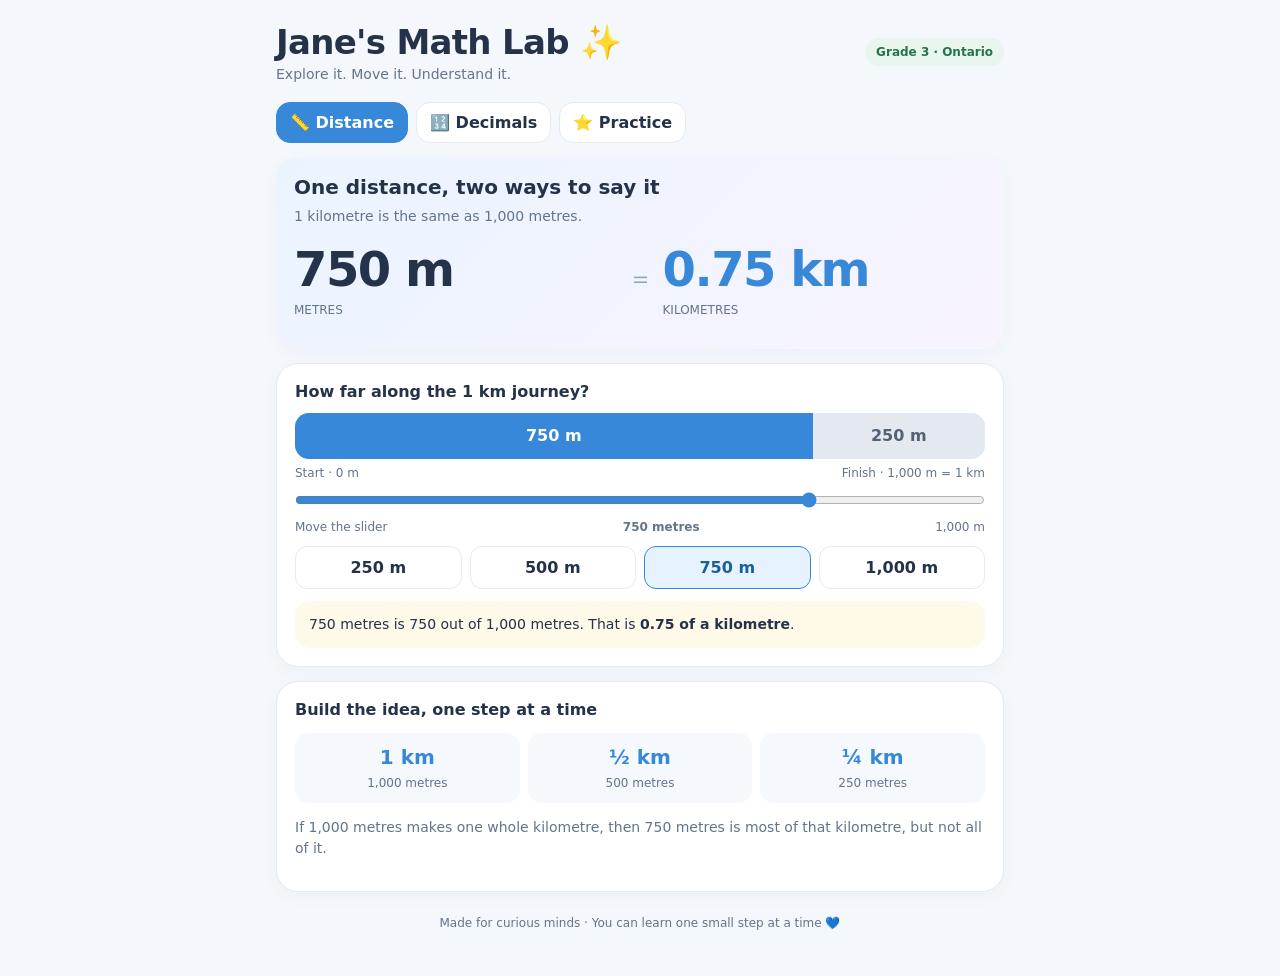
<file: index.html>
<!doctype html>
<html lang="en">
<head>
  <meta charset="utf-8">
  <meta name="viewport" content="width=device-width, initial-scale=1, viewport-fit=cover">
  <meta name="theme-color" content="#f4f7fb">
  <meta name="description" content="A friendly visual maths lab for learning measurement, decimals and fractions.">
  <link rel="manifest" href="manifest.webmanifest">
  <link rel="apple-touch-icon" href="icon-192.png">
  <title>Jane's Math Lab</title>
  <style>
    :root{--ink:#24324a;--muted:#64748b;--blue:#3788d8;--blue2:#e7f2ff;--cream:#fffaf0;--line:#e5eaf1;--green:#23845b;--red:#b45353}
    *{box-sizing:border-box} body{margin:0;background:#f4f7fb;color:var(--ink);font-family:ui-rounded,"Avenir Next",system-ui,-apple-system,sans-serif}
    .wrap{max-width:760px;margin:auto;padding:18px 16px 36px}
    header{display:flex;justify-content:space-between;align-items:center;gap:12px;margin:4px 0 18px}
    h1{font-size:clamp(25px,6vw,34px);margin:0;letter-spacing:-.7px} .sub{color:var(--muted);margin-top:4px;font-size:14px}
    .pill{background:#e8f6ef;color:#24744f;border-radius:99px;padding:7px 11px;font-size:12px;font-weight:700;white-space:nowrap}
    nav{display:flex;gap:8px;overflow:auto;padding:2px 0 14px}
    nav button{border:1px solid var(--line);background:white;border-radius:14px;padding:10px 13px;color:var(--ink);font-weight:700;white-space:nowrap}
    nav button.active{background:var(--blue);color:white;border-color:var(--blue)}
    .card{background:white;border:1px solid var(--line);border-radius:22px;padding:18px;margin:0 0 14px;box-shadow:0 5px 18px #20334d08}
    h2{font-size:20px;margin:0 0 7px} h3{font-size:16px;margin:0 0 12px}
    .muted{color:var(--muted);font-size:14px;line-height:1.5}
    .hero{background:linear-gradient(135deg,#eaf4ff,#f8f4ff);border:0}
    .big{font-size:clamp(32px,9vw,48px);font-weight:850;letter-spacing:-1.5px;line-height:1.2}
    .blue{color:var(--blue)} .metric{display:grid;grid-template-columns:1fr auto 1fr;align-items:center;gap:10px;margin:14px 0}
    .metric small{display:block;color:var(--muted);font-size:12px;margin-top:4px}
    .bar{display:flex;width:100%;height:46px;border-radius:14px;overflow:hidden;background:#e4e9ef;margin:12px 0 7px}
    .filled{background:#3788d8;display:flex;align-items:center;justify-content:center;color:white;font-weight:800;min-width:0;transition:width .15s}
    .remaining{background:#e4e9ef;display:flex;align-items:center;justify-content:center;color:#526174;font-weight:700;min-width:0;transition:width .15s}
    input[type=range]{width:100%;accent-color:var(--blue);margin:12px 0}
    .ends{display:flex;justify-content:space-between;color:var(--muted);font-size:12px}
    .chips{display:grid;grid-template-columns:repeat(4,1fr);gap:8px;margin:12px 0}
    button{font:inherit;cursor:pointer} .chip{border:1px solid var(--line);background:#fff;border-radius:12px;padding:11px 5px;font-weight:750;color:var(--ink)}
    .chip.selected{background:var(--blue2);border-color:var(--blue);color:#1c5e9c}
    .note{background:#fff9e9;border-radius:15px;padding:13px 14px;line-height:1.5;font-size:14px}
    .steps{display:grid;grid-template-columns:repeat(3,1fr);gap:8px;margin:14px 0}
    .step{background:#f5f8fc;border-radius:14px;padding:12px;text-align:center}
    .step b{display:block;font-size:20px;color:var(--blue);margin-bottom:3px}.step span{font-size:12px;color:var(--muted)}
    .question{border-top:1px solid var(--line);padding:15px 0}.question:first-child{border-top:0}
    .answers{display:grid;grid-template-columns:repeat(3,1fr);gap:8px;margin-top:10px}
    .answer{border:1px solid var(--line);border-radius:12px;background:white;padding:12px 5px;font-weight:750}
    .answer:active,.chip:active{transform:scale(.98)}
    .feedback{margin-top:9px;padding:10px 12px;border-radius:12px;font-size:14px;background:#f2f7ff}
    .good{color:var(--green);background:#edf8f2}.try{color:var(--red);background:#fff1f1}
    .hide{display:none!important}.footer{text-align:center;color:var(--muted);font-size:12px;padding:10px}
    .toggle{border:0;background:transparent;color:#2869a6;text-decoration:underline;font-weight:700;padding:8px 0}
    @media(max-width:420px){.card{padding:15px}.steps{grid-template-columns:1fr 1fr 1fr}.answers{gap:6px}.answer{font-size:13px}}
  </style>
</head>
<body>
<div class="wrap">
  <header>
    <div><h1>Jane's Math Lab ✨</h1><div class="sub">Explore it. Move it. Understand it.</div></div>
    <span class="pill">Grade 3 · Ontario</span>
  </header>
  <nav aria-label="Math topics">
    <button class="active" data-tab="distance">📏 Distance</button>
    <button data-tab="decimals">🔢 Decimals</button>
    <button data-tab="practice">⭐ Practice</button>
  </nav>

  <section id="distance">
    <div class="card hero">
      <h2>One distance, two ways to say it</h2>
      <div class="muted">1 kilometre is the same as 1,000 metres.</div>
      <div class="metric">
        <div><div class="big" id="metres">750 m</div><small>METRES</small></div>
        <div style="font-size:25px;color:#94a3b8">＝</div>
        <div><div class="big blue" id="kilometres">0.75 km</div><small>KILOMETRES</small></div>
      </div>
    </div>
    <div class="card">
      <h3>How far along the 1 km journey?</h3>
      <div class="bar"><div class="filled" id="filled" style="width:75%">750 m</div><div class="remaining" id="remaining" style="width:25%">250 m</div></div>
      <div class="ends"><span>Start · 0 m</span><span>Finish · 1,000 m = 1 km</span></div>
      <input id="distance" type="range" min="0" max="1000" step="50" value="750" aria-label="Choose distance in metres">
      <div class="ends"><span>Move the slider</span><b id="sliderValue">750 metres</b><span>1,000 m</span></div>
      <div class="chips">
        <button class="chip" data-value="250">250 m</button><button class="chip" data-value="500">500 m</button><button class="chip selected" data-value="750">750 m</button><button class="chip" data-value="1000">1,000 m</button>
      </div>
      <div class="note" id="distanceSentence">750 metres is 750 out of 1,000 metres. That is <b>0.75 of a kilometre</b>.</div>
    </div>
    <div class="card">
      <h3>Build the idea, one step at a time</h3>
      <div class="steps">
        <div class="step"><b>1 km</b><span>1,000 metres</span></div>
        <div class="step"><b>½ km</b><span>500 metres</span></div>
        <div class="step"><b>¼ km</b><span>250 metres</span></div>
      </div>
      <p class="muted">If 1,000 metres makes one whole kilometre, then 750 metres is most of that kilometre, but not all of it.</p>
    </div>
  </section>

  <section id="decimals" class="hide">
    <div class="card hero">
      <h2>Decimals show parts of a whole</h2>
      <p class="muted">Think of 1 whole kilometre as a strip split into 100 equal parts.</p>
      <div class="big blue">0.75</div>
      <div class="muted">Seven tenths and five hundredths · seventy-five hundredths</div>
    </div>
    <div class="card">
      <h3>Look at the hundred-square</h3>
      <div id="hundredGrid" style="display:grid;grid-template-columns:repeat(10,1fr);gap:3px;margin:14px 0"></div>
      <div class="note">Each tiny square is <b>0.01</b>. 75 shaded squares make <b>0.75</b>. The same amount is 750 metres out of 1,000 metres.</div>
    </div>
    <div class="card">
      <h3>These are equal amounts</h3>
      <div class="steps">
        <div class="step"><b>0.5</b><span>0.50</span></div>
        <div class="step"><b>0.25</b><span>¼ of a whole</span></div>
        <div class="step"><b>0.75</b><span>¾ of a whole</span></div>
      </div>
      <p class="muted">A zero at the end does not change the value: 0.5 = 0.50.</p>
    </div>
  </section>

  <section id="practice" class="hide">
    <div class="card">
      <h2>Mini challenge ⭐</h2>
      <p class="muted">Choose an answer. It's okay to try again!</p>
      <div id="questions"></div>
    </div>
    <div class="card">
      <h3>Remember</h3>
      <div class="note"><b>1 km = 1,000 m</b><br>To change metres into kilometres, think: “How many parts of 1,000 metres do I have?”</div>
    </div>
  </section>
  <div class="footer">Made for curious minds · You can learn one small step at a time 💙</div>
</div>
<script>
const $=s=>document.querySelector(s);
const distance=$('#distance');
function updateDistance(v){
  const n=Number(v), km=n/1000, left=1000-n;
  $('#metres').textContent=n.toLocaleString()+' m';
  $('#kilometres').textContent=km.toFixed(2)+' km';
  $('#filled').style.width=n/10+'%'; $('#remaining').style.width=left/10+'%';
  $('#filled').textContent=n>=100?n+' m':'';
  $('#remaining').textContent=left>=100?left+' m':'';
  $('#sliderValue').textContent=n.toLocaleString()+' metres';
  $('#distanceSentence').innerHTML=`${n.toLocaleString()} metres is ${n.toLocaleString()} out of 1,000 metres. That is <b>${km.toFixed(2)} of a kilometre</b>.`;
  document.querySelectorAll('.chip').forEach(b=>b.classList.toggle('selected',Number(b.dataset.value)===n));
}
distance.addEventListener('input',e=>updateDistance(e.target.value));
document.querySelectorAll('.chip').forEach(b=>b.addEventListener('click',()=>{distance.value=b.dataset.value;updateDistance(distance.value)}));
document.querySelectorAll('nav button').forEach(b=>b.addEventListener('click',()=>{
  document.querySelectorAll('nav button').forEach(x=>x.classList.toggle('active',x===b));
  ['distance','decimals','practice'].forEach(id=>$('#'+id).classList.toggle('hide',id!==b.dataset.tab));
}));
const grid=$('#hundredGrid'); for(let i=0;i<100;i++){let s=document.createElement('div');s.style.cssText=`aspect-ratio:1;border-radius:3px;background:${i<75?'#3788d8':'#e8edf3'}`;grid.appendChild(s)}
const qs=[
 {q:'1 kilometre is how many metres?',a:['100 m','1,000 m','10,000 m'],correct:1,why:'1 kilometre is always 1,000 metres.'},
 {q:'500 metres is how many kilometres?',a:['0.5 km','0.05 km','5 km'],correct:0,why:'500 is half of 1,000, so it is half a kilometre: 0.5 km.'},
 {q:'750 metres is how many kilometres?',a:['0.075 km','0.75 km','7.5 km'],correct:1,why:'750 out of 1,000 metres is 0.75 of one kilometre.'},
 {q:'Which is the same as 0.5?',a:['0.05','0.50','0.005'],correct:1,why:'A zero at the end of a decimal does not change its value: 0.5 = 0.50.'}
];
const qroot=$('#questions');
qs.forEach((q,i)=>{
 const box=document.createElement('div');box.className='question';
 const title=document.createElement('b');title.textContent=`${i+1}. ${q.q}`;box.appendChild(title);
 const answers=document.createElement('div');answers.className='answers';
 const feedback=document.createElement('div');feedback.className='feedback hide';
 q.a.forEach((a,j)=>{const btn=document.createElement('button');btn.className='answer';btn.textContent=a;btn.addEventListener('click',()=>{
   feedback.classList.remove('hide','good','try');
   if(j===q.correct){feedback.classList.add('good');feedback.textContent='That’s it! 💙 '+q.why}
   else{feedback.classList.add('try');feedback.textContent='Good try! Look at the 1,000 m journey again and have another go.'}
 });answers.appendChild(btn)});
 box.appendChild(answers);box.appendChild(feedback);qroot.appendChild(box);
});
if('serviceWorker' in navigator && location.protocol.startsWith('http')) window.addEventListener('load',()=>navigator.serviceWorker.register('./sw.js').catch(()=>{}));
</script>
</body>
</html>
</file>
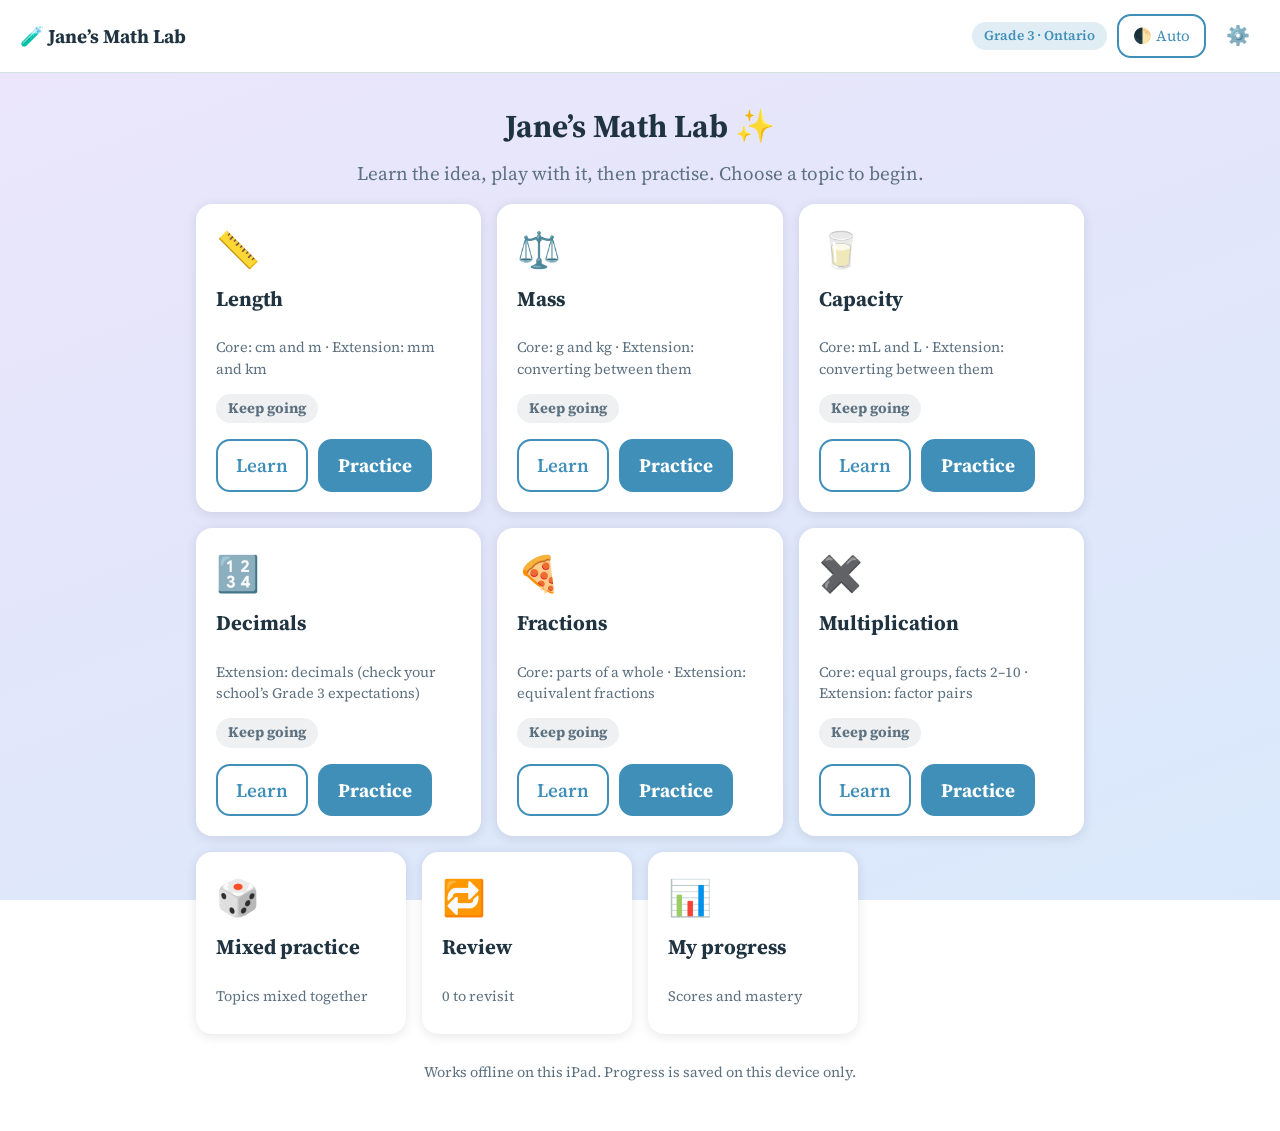
<file: janes-math-lab/index.html>
<!doctype html>
<html lang="en-CA">
<head>
  <meta charset="utf-8">
  <meta name="viewport" content="width=device-width, initial-scale=1, viewport-fit=cover">
  <meta name="theme-color" content="#eef6f4">
  <meta name="description" content="Jane's Math Lab: an interactive Ontario Grade 3 maths practice app that works offline.">
  <meta name="apple-mobile-web-app-capable" content="yes">
  <meta name="apple-mobile-web-app-title" content="Math Lab">
  <link rel="manifest" href="manifest.webmanifest">
  <link rel="apple-touch-icon" href="icons/icon-192.png">
  <link rel="preconnect" href="https://fonts.googleapis.com">
  <link rel="preconnect" href="https://fonts.gstatic.com" crossorigin>
  <link rel="stylesheet" href="https://fonts.googleapis.com/css2?family=Source+Serif+4:wght@400;600;700&display=swap">
  <script src="js/theme.js"></script>
  <link rel="stylesheet" href="css/styles.css">
  <title>Jane’s Math Lab</title>
</head>
<body>
  <header class="site-header">
    <a class="brand" href="#/">🧪 Jane’s Math Lab</a>
    <div class="header-actions">
      <span class="pill">Grade 3 · Ontario</span>
      <button id="themeBtn" class="theme-btn" type="button">🌓 Auto</button>
      <a class="icon-btn settings-link" href="#/settings" aria-label="Settings">⚙️</a>
    </div>
  </header>
  <main id="app" class="wrap">
    <noscript><p class="card">Please turn on JavaScript to use Jane’s Math Lab.</p></noscript>
  </main>
  <script src="js/content.js"></script>
  <script src="js/storage.js"></script>
  <script src="js/app.js"></script>
  <script>
    if ('serviceWorker' in navigator) {
      window.addEventListener('load', () => navigator.serviceWorker.register('sw.js').catch(() => {}));
    }
  </script>
</body>
</html>
</file>
<file: janes-math-lab/css/styles.css>
/* Light theme (default). Dark theme follows the device setting unless the user picks one with the button. */
:root {
  --bg: #eef6f4;
  --card: #ffffff;
  --card-2: #f7fbfa;
  --ink: #1f3340;
  --muted: #5d7180;
  --accent: #3f8fb8;
  --accent-soft: #d8ebf5;
  --good: #2f8f5b;
  --good-soft: #dff3e8;
  --good-text: #1d5a39;
  --try: #b5651d;
  --try-soft: #fbeedd;
  --try-text: #7a4315;
  --almost-soft: #e4eefc;
  --almost-ink: #2d5a94;
  --ext-soft: #efe7fb;
  --ext-ink: #6a3fb0;
  --line: #d3e2e0;
  --radius: 16px;
  --bg-grad: linear-gradient(160deg, #ece6fb 0%, #e2e6fb 50%, #d9e9fb 100%);
  --panel: var(--card);
  color-scheme: light;
}
@media (prefers-color-scheme: dark) {
  :root:not([data-theme="light"]) {
    --bg-grad: linear-gradient(160deg, #1d1440 0%, #2a2275 50%, #153a78 100%);
    --panel: linear-gradient(145deg, #382a78, #22357a);
    --bg: #14202a; --card: #1d2c38; --card-2: #22343f; --ink: #e7eef3; --muted: #9db0bd;
    --accent: #6fb6dc; --accent-soft: #213f52; --good: #6cc690; --good-soft: #1d3b2b; --good-text: #a8e6c1;
    --try: #e0a060; --try-soft: #44301d; --try-text: #f3c89a; --almost-soft: #233650; --almost-ink: #a9c7f0;
    --ext-soft: #352a4d; --ext-ink: #c3a8f0; --line: #2f4553; color-scheme: dark;
  }
}
:root[data-theme="dark"] {
  --bg-grad: linear-gradient(160deg, #1d1440 0%, #2a2275 50%, #153a78 100%);
  --panel: linear-gradient(145deg, #382a78, #22357a);
  --bg: #14202a; --card: #1d2c38; --card-2: #22343f; --ink: #e7eef3; --muted: #9db0bd;
  --accent: #6fb6dc; --accent-soft: #213f52; --good: #6cc690; --good-soft: #1d3b2b; --good-text: #a8e6c1;
  --try: #e0a060; --try-soft: #44301d; --try-text: #f3c89a; --almost-soft: #233650; --almost-ink: #a9c7f0;
  --ext-soft: #352a4d; --ext-ink: #c3a8f0; --line: #2f4553; color-scheme: dark;
}
* { box-sizing: border-box; }
html, body { margin: 0; }
body {
  background: var(--bg-grad);
  background-attachment: fixed;
  color: var(--ink);
  /* Source Serif 4 (Google Fonts). Falls back to Georgia/serif when offline and not yet cached. */
  font-family: "Source Serif 4", Georgia, "Times New Roman", serif;
  font-size: 19px;
  line-height: 1.5;
  min-height: 100vh;
  -webkit-tap-highlight-color: transparent;
}
a { color: var(--accent); }
h1 { font-size: 2rem; margin: 0.4em 0 0.3em; }
h2 { font-size: 1.3rem; margin: 0 0 0.5em; }
p { margin: 0.5em 0; }
.muted { color: var(--muted); }
.small { font-size: 0.9rem; }
.caption { color: var(--muted); font-size: 0.95rem; }

.site-header {
  display: flex; justify-content: space-between; align-items: center;
  padding: 14px 20px; background: var(--panel); border-bottom: 1px solid var(--line);
  position: sticky; top: 0; z-index: 5;
}
.brand { font-weight: 700; font-size: 1.2rem; color: var(--ink); text-decoration: none; }
.pill {
  background: var(--accent-soft); color: var(--accent); border-radius: 999px;
  padding: 4px 12px; font-size: 0.85rem; font-weight: 600;
}
.wrap { max-width: 920px; margin: 0 auto; padding: 16px 16px 40px; }

/* Panels: solid white in light mode, soft dark-purple gradient in dark mode. */
.card, .tile {
  background: var(--panel);
  border-radius: 16px;
  box-shadow: 0 2px 12px rgba(0, 0, 0, 0.1);
}
.card { padding: 20px; margin: 16px 0; }
.hero { text-align: center; }

.grid { display: grid; grid-template-columns: repeat(auto-fill, minmax(230px, 1fr)); gap: 16px; margin-top: 16px; }
.tile {
  padding: 20px; display: flex; flex-direction: column; gap: 6px;
}
.seg-btns { display: flex; flex-wrap: wrap; gap: 10px; margin: 10px 0; }
.seg-btns .opt { background: var(--card); color: var(--ink); border-color: var(--line); text-transform: capitalize; }
.seg-btns .opt.on { background: var(--accent); color: #fff; border-color: var(--accent); }
/* Accent color: a centred round colour dot instead of the browser's default rectangle. */
.custom { display: flex; flex-direction: column; align-items: center; gap: 10px; margin-top: 12px; }
.custom-label { font-weight: 600; }
.custom input[type="color"] {
  -webkit-appearance: none; appearance: none;
  width: 72px; height: 72px; min-height: 72px; padding: 0; margin: 0;
  border: 3px solid var(--line); border-radius: 50%; background: none; overflow: hidden; cursor: pointer;
}
.custom input[type="color"]::-webkit-color-swatch-wrapper { padding: 0; }
.custom input[type="color"]::-webkit-color-swatch { border: none; border-radius: 50%; }
.custom input[type="color"]::-moz-color-swatch { border: none; border-radius: 50%; }
.tile.link { text-decoration: none; color: var(--ink); }
.tile-emoji { font-size: 2.2rem; }
.tile-actions { display: flex; gap: 10px; margin-top: auto; padding-top: 10px; }
.extras { grid-template-columns: repeat(auto-fill, minmax(200px, 1fr)); }
.footer { text-align: center; margin-top: 28px; }

.badge {
  display: inline-block; align-self: flex-start; border-radius: 999px;
  padding: 4px 12px; font-size: 0.9rem; font-weight: 700; background: var(--accent-soft); color: var(--ink);
}
.badge.mastered { background: var(--good-soft); color: var(--good); }
.badge.almost { background: var(--almost-soft); color: var(--almost-ink); }
.badge.practice { background: var(--try-soft); color: var(--try); }
.badge.early { background: #eef0f2; color: var(--muted); }
.tag { display: inline-block; font-size: 0.85rem; font-weight: 700; border-radius: 8px; padding: 2px 10px; margin-bottom: 8px; }
.tag.core { background: var(--accent-soft); color: var(--accent); }
.tag.extension { background: var(--ext-soft); color: var(--ext-ink); }
.theme-btn { min-height: 44px; padding: 6px 14px; font-size: 0.95rem; background: var(--card); color: var(--accent); }
.icon-btn { width: 44px; height: 44px; min-height: 44px; min-width: 44px; padding: 0; border-radius: 50%; display: inline-flex; align-items: center; justify-content: center; line-height: 1; font-size: 1.2rem; background: var(--card); color: var(--accent); }
.settings-link { text-decoration: none; }
.header-actions { display: flex; align-items: center; gap: 10px; }
.tag.challenge { background: var(--try-soft); color: var(--try); }

button, .primary, .ghost {
  font: inherit; cursor: pointer; border-radius: 14px; min-height: 52px; padding: 10px 18px;
  border: 2px solid var(--accent); text-decoration: none; display: inline-flex; align-items: center; justify-content: center;
}
.primary { background: var(--accent); color: #fff; font-weight: 700; }
.ghost { background: transparent; color: var(--accent); font-weight: 600; }
button:disabled { opacity: 0.6; cursor: default; }
.big-btn { font-size: 1.1rem; padding: 12px 22px; }
.actions { display: flex; flex-wrap: wrap; gap: 12px; margin: 18px 0; justify-content: center; }
.topbar { display: flex; justify-content: space-between; align-items: center; gap: 10px; margin-bottom: 8px; }
.back { font-weight: 600; text-decoration: none; min-height: 44px; display: inline-flex; align-items: center; }

.levels { display: grid; grid-template-columns: repeat(auto-fill, minmax(200px, 1fr)); gap: 14px; margin: 14px 0; }
.level {
  background: var(--card); color: var(--ink); border: 2px solid var(--line);
  border-radius: var(--radius); padding: 16px; text-align: left; flex-direction: column; align-items: flex-start; gap: 4px;
}
.level:hover { border-color: var(--accent); }
.lvl-num { font-size: 0.85rem; font-weight: 700; color: var(--accent); text-transform: uppercase; letter-spacing: 0.04em; }
.toggle { display: flex; gap: 10px; align-items: center; margin: 12px 0; }
.toggle input { width: 22px; height: 22px; }

.progressline { display: flex; justify-content: space-between; color: var(--muted); font-weight: 600; margin: 4px 0; }
.timer {
  text-align: center; font-size: 2.2rem; font-weight: 800; color: var(--accent); margin: 6px 0;
}
.timer.urgent { color: var(--try); }
.qprompt { font-size: 1.3rem; font-weight: 600; margin-bottom: 12px; }
.answers { display: grid; grid-template-columns: repeat(auto-fit, minmax(170px, 1fr)); gap: 12px; margin-top: 12px; }
.choice {
  background: var(--card); color: var(--ink); border: 2px solid var(--line); border-radius: 14px;
  padding: 14px; font-size: 1.15rem; font-weight: 600;
}
.choice:hover:not(:disabled) { border-color: var(--accent); }
.choice.correct { background: var(--good-soft); border-color: var(--good); color: var(--good); }
.choice.wrong { background: var(--try-soft); border-color: var(--try); color: var(--try); }
.numrow { display: flex; gap: 10px; flex-wrap: wrap; }
.numrow input {
  font: inherit; font-size: 1.4rem; width: 180px; min-height: 52px; padding: 8px 12px;
  border: 2px solid var(--line); border-radius: 14px; background: var(--card); color: var(--ink);
}
.numrow input:focus { outline: none; border-color: var(--accent); }
.shake { animation: shake 0.3s; }
@keyframes shake { 25% { transform: translateX(-6px); } 75% { transform: translateX(6px); } }

.fb { margin-top: 16px; padding: 14px 16px; border-radius: 14px; line-height: 1.5; }
.fb.good { background: var(--good-soft); color: var(--good-text); }
.fb.try { background: var(--try-soft); color: var(--try-text); }
.misc { margin: 10px 0 0; padding-top: 10px; border-top: 1px dashed currentColor; }
.warm { background: var(--card-2); border: 2px dashed var(--line); box-shadow: none; }

.fbar { display: flex; gap: 4px; height: 56px; margin: 14px 0; }
.seg { flex: 1; border: 2px solid var(--accent); border-radius: 6px; background: var(--card); }
.seg.on { background: var(--accent); }
.ruler {
  position: relative; height: 46px; border: 2px solid var(--muted); border-radius: 8px;
  background: repeating-linear-gradient(90deg, transparent 0 calc(10% - 2px), var(--line) calc(10% - 2px) 10%); margin: 14px 0;
  overflow: hidden;
}
.ruler-fill { position: absolute; left: 0; top: 0; bottom: 0; background: var(--accent-soft); border-right: 3px solid var(--accent); }
.ruler-label { position: absolute; right: 10px; top: 10px; font-weight: 700; }
.jug {
  position: relative; width: 130px; height: 170px; border: 3px solid var(--muted);
  border-radius: 0 0 26px 26px; overflow: hidden; margin: 14px auto; background: var(--card);
}
.water { position: absolute; bottom: 0; left: 0; right: 0; background: #7cc2e6; transition: height 0.2s; }
.jug-label { position: absolute; top: 50%; left: 0; right: 0; text-align: center; font-weight: 700; transform: translateY(-50%); }
.grid100 { display: grid; grid-template-columns: repeat(10, 1fr); gap: 2px; max-width: 260px; margin: 14px auto; }
.grid100 span { aspect-ratio: 1; border: 1px solid var(--line); background: var(--card); border-radius: 2px; }
.grid100 span.on { background: var(--accent); border-color: var(--accent); }
.dots { display: grid; gap: 8px; max-width: 320px; margin: 14px auto; }
.dots span { width: 100%; aspect-ratio: 1; border-radius: 50%; background: var(--accent); }

.slider { width: 100%; accent-color: var(--accent); margin: 10px 0; }
.playout { text-align: center; }
.big { font-size: 2rem; font-weight: 800; text-align: center; }
.big b { color: var(--accent); }

.table-wrap { overflow-x: auto; }
table.progress { width: 100%; border-collapse: collapse; background: var(--card); border-radius: var(--radius); overflow: hidden; }
table.progress th, table.progress td { padding: 10px; border-bottom: 1px solid var(--line); text-align: left; white-space: nowrap; }

@media (max-width: 600px) {
  body { font-size: 18px; }
  .wrap { padding: 12px 14px 32px; }
  .card { padding: 16px; }
  h1 { font-size: 1.6rem; }
}
</file>
